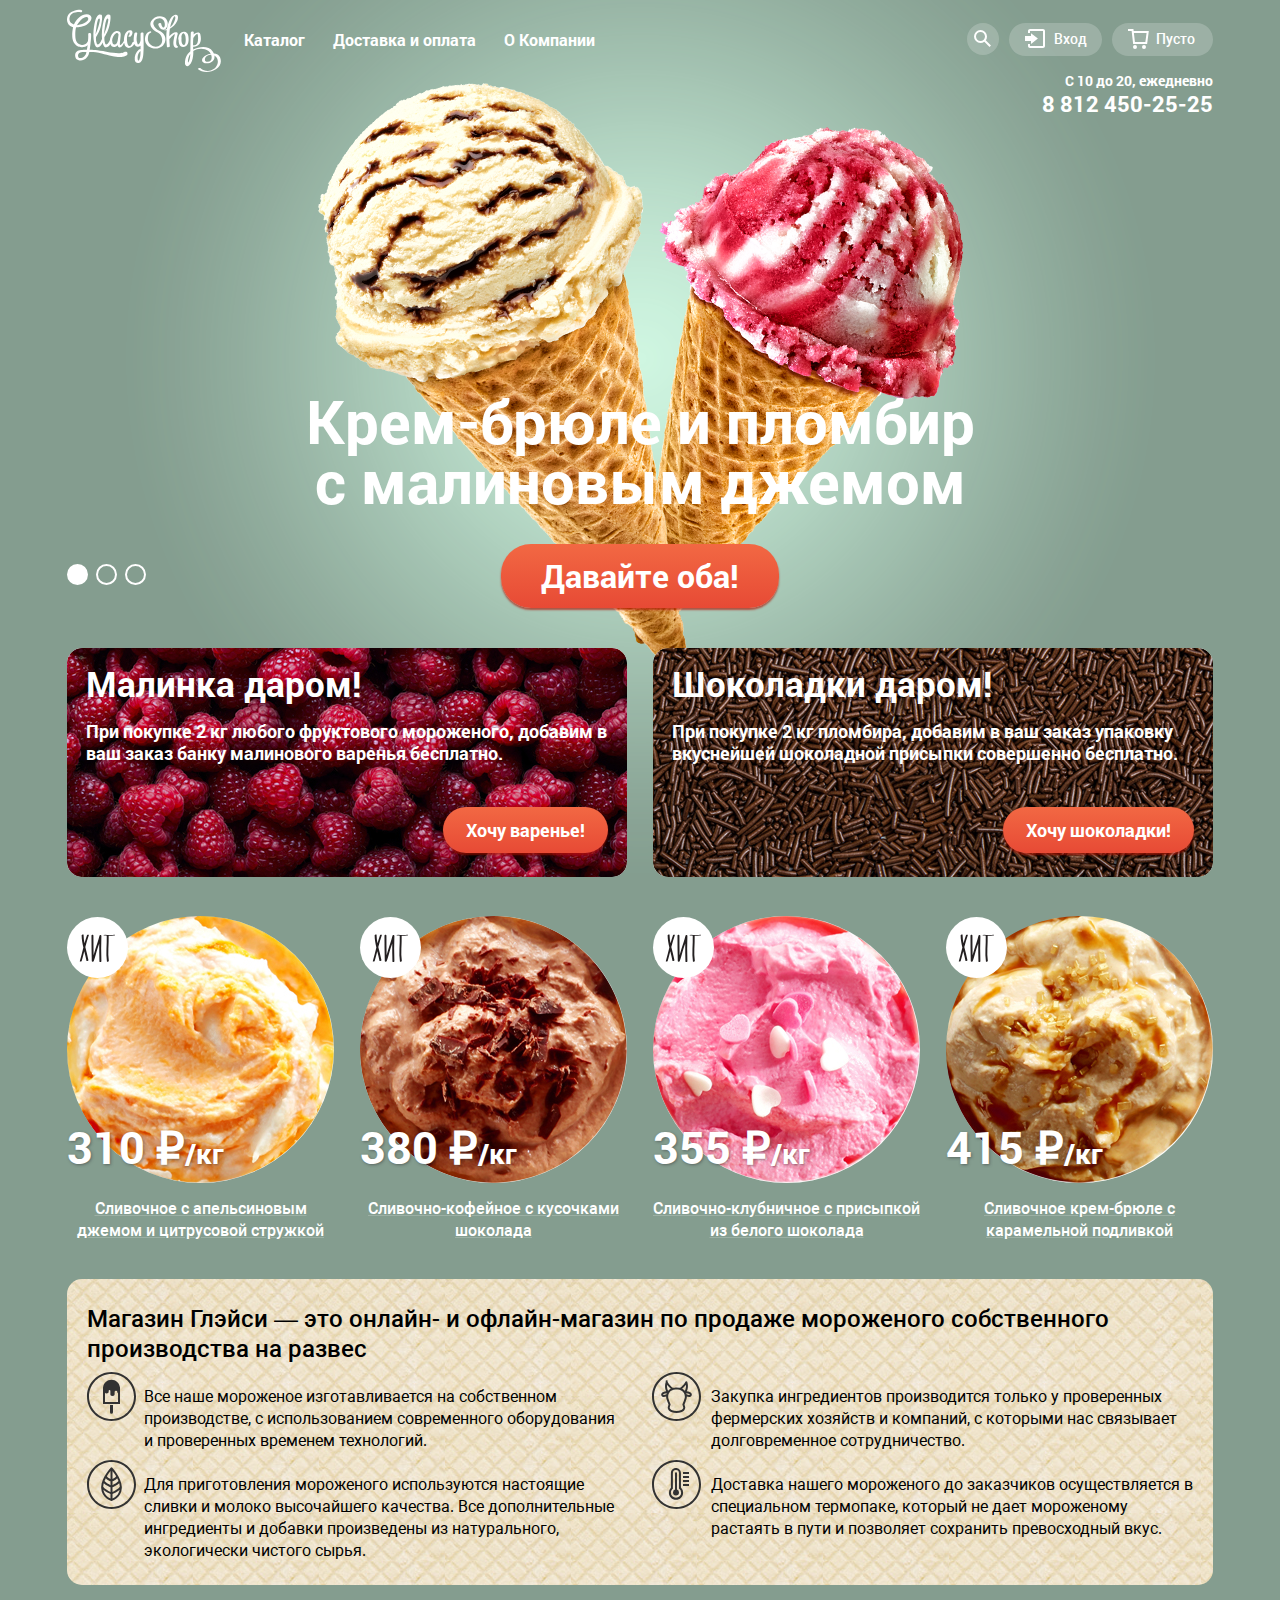
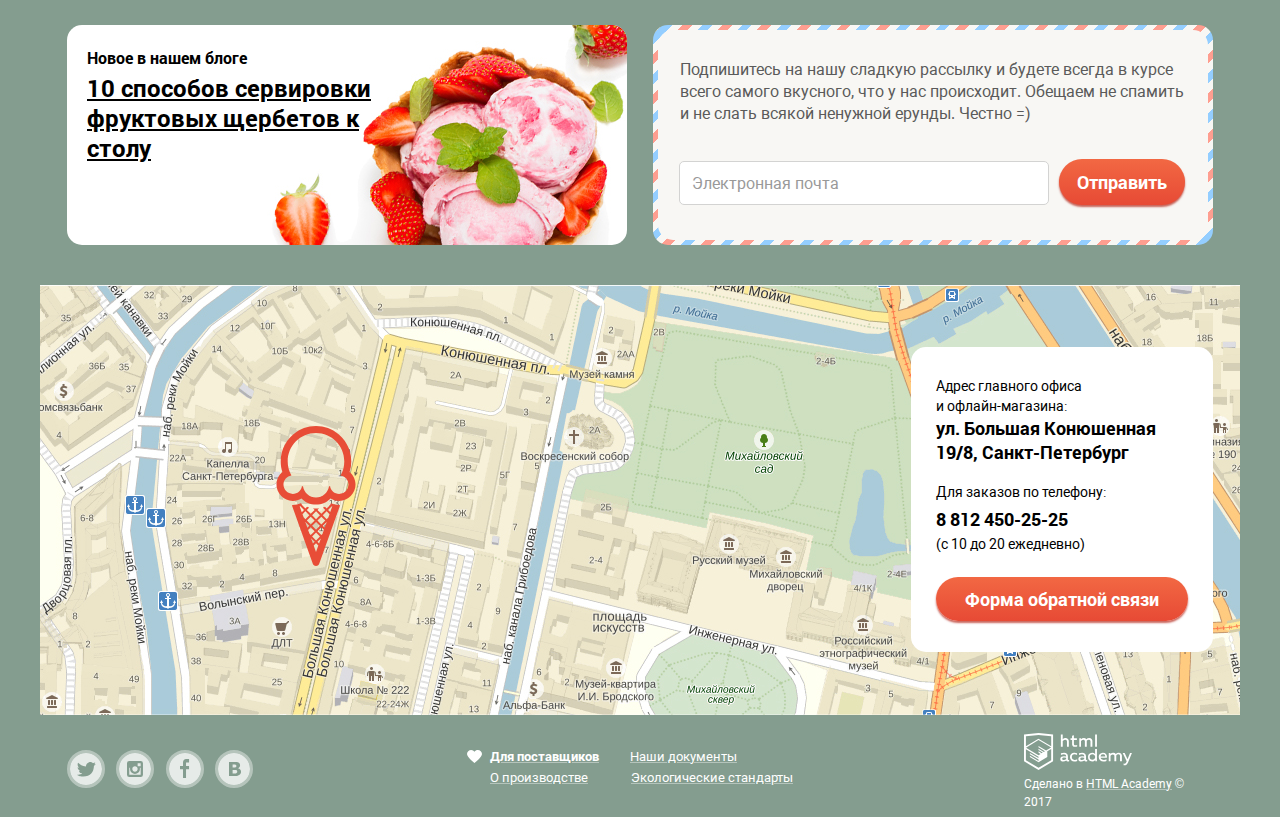
<file: index.html>
<!DOCTYPE html>
<html lang="ru">
	<head>
		<meta charset="utf-8">
		<title>Глейси</title>
		<link rel="stylesheet" href="css/style.css">
		<link rel="stylesheet" href="css/normalize.css">
	</head>
	<body>
		<input type="radio" class="visually-hidden" id="product-1" name="toggle" checked>
		<input type="radio" class="visually-hidden" id="product-2" name="toggle">
		<input type="radio" class="visually-hidden" id="product-3" name="toggle">
		<div class="site-wrapper">
			<header class="main-header container">
				<nav class="main-nav">
					<a href="#" class="main-header-logo">
						<img src="img/logo.svg" alt="Глейси" width="154" height="64">
					</a>
					<ul class="site-nav">
						<li class="site-nav-item"><a href="catalog.html">Каталог</a>
							<ul class="site-nav-sub">
								<li class="new-items"><a href="#">Новинки</a></li>
								<li><a href="catalog.html">Сливочное</a></li>
								<li><a href="#">Щербеты</a></li>
								<li><a href="#">Фруктовый лед</a></li>
								<li><a href="#">Мелорин</a></li>
							</ul>
						</li>
						<li class="site-nav-item"><a href="#">Доставка и оплата</a></li>
						<li class="site-nav-item"><a href="#">О Компании</a></li>
					</ul>
					<ul class="user-nav">
						<li class="user-nav-search">
							<a href="#" class="search-button">
								<svg xmlns="http://www.w3.org/2000/svg" xmlns:xlink="http://www.w3.org/1999/xlink" width="17" height="17" viewBox="0 0 17 17"><path fill="#fff" d="M16.958 15.527L11.75 10.32A6.455 6.455 0 0 0 13 6.5 6.5 6.5 0 1 0 6.5 13a6.465 6.465 0 0 0 3.839-1.263l5.205 5.204 1.414-1.414zM6.5 11C4.019 11 2 8.981 2 6.5S4.019 2 6.5 2 11 4.019 11 6.5 8.981 11 6.5 11z"/></svg>
							</a>
							<form class="search-form" action="https://echo.htmlacademy.ru" method="get">
								<input type="text" placeholder="Что ищем?" name="search" aria-label="Поиск по сайту">
								<button type="submit" class="visually-hidden">Поиск</button>
							</form>
						</li>
						<li class="user-nav-login">
							<a href="#">
								<svg xmlns="http://www.w3.org/2000/svg" xmlns:xlink="http://www.w3.org/1999/xlink" width="21" height="19" viewBox="0 0 21 19"><g fill="white"><path d="M6 14.875L12.917 9.5 6 4.125v2.917H-.042v4.917H6z"/><path d="M18 0H5C3.9 0 3 .9 3 2v2h2V2h13v15H5v-2H3v2c0 1.1.9 2 2 2h13c1.1 0 2-.9 2-2V2c0-1.1-.9-2-2-2z"/></g></svg>
								Вход
							</a>
							<form class="login-form" action="https://echo.htmlacademy.ru" method="post">
								<p class="appointment-item">
									<input type="email" name="email" placeholder="Электронная почта" aria-label="Введите адрес почты">
								</p>
								<p class="appointment-item">
									<input type="password" name="password" placeholder="Пароль" aria-label="Введите пароль">
								</p>
								<div class="wrapper-login">
									<button class="button button-login" type="submit">Войти</button>
									<div class="wrapper-login-links">
										<a href="#">Забыли пароль?</a>
										<a href="#">Новая регистрация</a>
									</div>
								</div>
							</form>
						</li>
						<li class="user-nav-basket">
							<a href="#">
								<svg xmlns="http://www.w3.org/2000/svg" xmlns:xlink="http://www.w3.org/1999/xlink" version="1.1" id="Layer_1" x="0px" y="0px" width="21px" height="20px" viewBox="0 0 21 20" enable-background="new 0 0 21 20" xml:space="preserve">
								<g>
									<path fill="#FFFFFF" d="M5.657,2.031L5.422,0H0v2h3.64l1.5,13h13.988l1.699-12.969H5.657z M17.372,13H6.922L5.888,4.031h12.66   L17.372,13z"/>
									<circle fill="#FFFFFF" cx="6.984" cy="18" r="2"/>
									<circle fill="#FFFFFF" cx="15.984" cy="18" r="2"/>
								</g>
								</svg>Пусто
							</a>
						</li>
					</ul>
				</nav>
				<section class="header-adress">
					<h2 class="visually-hidden">Время работы и адрес</h2>
					<p>С 10 до 20, ежедневно</p>
					<a href="tel:88124502525">8 812 450-25-25</a>
				</section>
			</header>
			
			<main>
				<h1 class="visually-hidden">Магазин мороженного Глейси</h1>
				<section class="slider container">
					<div class="slider-controls">
						<label for="product-1">Первый</label>
						<label for="product-2">Второй</label>
						<label for="product-3">Третий</label>
					</div>
					<ul class="slider-list">
						<li class="slider-item slide" id="slide1">
							<h2 class="slide-title">Крем-брюле и пломбир с малиновым джемом</h2>
							<a href="#" class="slide-button button">Давайте оба!</a>
						</li>
						<li class="slider-item slide" id="slide2">
							<h2 class="slide-title">Шоколадный пломбир и лимонный сорбет</h2>
							<a href="#" class="slide-button button">Давайте оба!</a>
						</li>
						<li class="slider-item slide" id="slide3">
							<h2 class="slide-title">Пломбир с помадкой и клубничный щербет</h2>
							<a href="#" class="slide-button button">Давайте оба!</a>
						</li>
					</ul>
				</section>

				<section class="specials container">
					<h2 class="visually-hidden">Специальные предложения</h2>
					<div class="specials-product raspberries">
						<b>Малинка даром!</b>
						<p>При покупке 2 кг любого фруктового мороженого, добавим в ваш заказ банку малинового варенья бесплатно.</p>
						<a href="#" class="button">Хочу варенье!</a>
					</div>
					<div class="specials-product chocolate">
						<b>Шоколадки даром!</b>
						<p>При покупке 2 кг пломбира, добавим в ваш заказ упаковку вкуснейшей шоколадной присыпки совершенно бесплатно.</p>
						<a href="#" class="button">Хочу шоколадки!</a>
					</div>
				</section>

				<section class="popular container">
					<h2 class="visually-hidden">Популярные товары</h2>
					<ul class="popular-list">
						<li class="popular-item new-item">
							<p class="item-image">
								<img src="img/popular-1.jpg" alt="Товар1" width="267" height="267">
							</p>
							<p class="item-price">310 ₽<span>/кг</span></p>	
							<a href="#" class="item-title">Сливочное с апельсиновым джемом и цитрусовой стружкой</a>
							<button class="button button-item">Быстрый просмотр</button>
						</li>
						<li class="popular-item new-item">
							<p class="item-image">
								<img src="img/popular-2.jpg" alt="Товар2" width="267" height="267">
							</p>
							<p class="item-price">380 ₽<span>/кг</span></p>
							<a href="#" class="item-title">Сливочно-кофейное с кусочками шоколада</a>
							<button class="button button-item">Быстрый просмотр</button>		
						</li>
						<li class="popular-item new-item">
							<p class="item-image">
								<img src="img/popular-3.jpg" alt="Товар3" width="267" height="267">
							</p>
							<p class="item-price">355 ₽<span>/кг</span></p>
							<a href="#" class="item-title">Сливочно-клубничное с присыпкой из белого шоколада</a>
							<button class="button button-item">Быстрый просмотр</button>
						</li>
						<li class="popular-item new-item">
							<p class="item-image">
								<img src="img/popular-4.jpg" alt="Товар4" width="267" height="267">
							</p>
							<p class="item-price">415 ₽<span>/кг</span></p>
							<a href="#" class="item-title">Сливочное крем-брюле с карамельной подливкой</a>
							<button class="button button-item">Быстрый просмотр</button>	
						</li>
					</ul>
				</section>
				
				<div class="container">	
					<section class="features">
						<h2 class="visually-hidden">Преимущества магазина</h2>
						<h3 class="features-title">Магазин Глэйси — это онлайн- и офлайн-магазин по продаже мороженого собственного производства на развес</h3>
						<div class="wrapper-features-top">
							<p class="features-description ice-cream">Все наше мороженое изготавливается на собственном производстве, с использованием современного оборудования и проверенных временем технологий.</p>
							<p class="features-description ingredients">Закупка ингредиентов  производится только у проверенных фермерских хозяйств и компаний, с которыми нас связывает долговременное сотрудничество.</p>
						</div>
						<div class="wrapper-features-bottom">
							<p class="features-description milk">Для приготовления мороженого используются настоящие сливки и молоко высочайшего качества. Все дополнительные ингредиенты и добавки произведены из натурального, экологически чистого сырья.</p>
							<p class="features-description delivery">Доставка нашего мороженого до заказчиков осуществляется в специальном термопаке, который не дает мороженому растаять в пути и позволяет сохранить превосходный вкус.</p>
						</div>
					</section>
				</div>

				<section class="wrapper-articles container">
					<h2 class="visually-hidden">Артикли</h2>
					<article class="blog">
						<h2 class="visually-hidden">Блог</h2>
						<p>Новое в нашем блоге</p>
						<a href="#">10 способов сервировки фруктовых щербетов к столу</a>
					</article>
					<div class="subscribe-block">
						<form class="mailing-list" action="https://echo.htmlacademy.ru" method="post">
							<p class="subscribe-text">Подпишитесь на нашу сладкую рассылку и будете всегда в курсе всего самого вкусного, что у нас происходит. Обещаем не спамить и не слать всякой ненужной ерунды. Честно =)</p>
							<div class="wrapper-subscribe">
								<p class="appointment-item">
									<input class="subsctibe-input" type="email" name="email" placeholder="Электронная почта">
								</p>
								<button type="submit" class="button button-subscribe">Отправить</button>
							</div>
						</form>
					</div>
				</section>

				<section class="map container">
					<h2 class="visually-hidden">Как до нас добраться</h2>
					<iframe src="https://www.google.com/maps/embed?pb=!1m18!1m12!1m3!1d1998.6037872533216!2d30.32085871635206!3d59.93871648187625!2m3!1f0!2f0!3f0!3m2!1i1024!2i768!4f13.1!3m3!1m2!1s0x4696310fca145cc1%3A0x42b32648d8238007!2z0JHQvtC70YzRiNCw0Y8g0JrQvtC90Y7RiNC10L3QvdCw0Y8g0YPQuy4sIDE5LzgsINCh0LDQvdC60YIt0J_QtdGC0LXRgNCx0YPRgNCzLCAxOTExODY!5e0!3m2!1sru!2sru!4v1546704658918" width="1200" height="430" style="border:0" allowfullscreen></iframe>
					<p>
						<img src="img/map.jpg" alt="Ул. Большая Конюшенная 19/8" width="1200" height="430">
					</p>
					<div class="contacts">
						<span class="contacts-description">Адрес главного офиса и офлайн-магазина:</span>
						<b class="contacts-adress">ул. Большая Конюшенная 19/8, Санкт-Петербург</b>
						<span class="contacts-phone">Для заказов по телефону:</span>
						<a class="contacts-number" href="”tel:8-812-450-25-25″">8 812 450-25-25</a>
						<span class="contacts-time">(с 10 до 20 ежедневно) </span>
						<a class="button contacts-button" href="wtiteus.html">Форма обратной связи</a>
					</div>
				</section>
			</main>

			<footer class="main-footer container">
				<ul class="socials">
					<li><a href="#" class="social-btn social-btn-tw" aria-label="Мы в твиттере">
						<svg xmlns="http://www.w3.org/2000/svg" width="32" height="32" viewBox="0 0 32 32"><path fill="#FFF" d="M16 0C7.164 0 0 7.164 0 16c0 8.837 7.164 16 16 16 8.837 0 16-7.163 16-16 0-8.836-7.163-16-16-16zm7.944 12.809c-.251 6.516-3.463 10.832-10.992 10.702h-.486c-.447 0-4.543-.443-5.344-1.823 2.479.19 4.247-.406 5.12-1.136-1.048-.289-2.923-.461-3.251-2.848.384.104.618.221 1.299.113-1.307-.824-2.758-1.519-2.679-3.643.311.317 1.164.518 1.46.457-.768-.233-2.149-3.244-.974-4.781 1.984 1.79 4.075 3.482 7.804 3.643.227-2.214 1.24-3.699 3.168-4.325 1.84-.479 3.255.26 3.901 1.138.737-.224 1.453-.466 2.193-.685-.004.833-.569 1.463-.935 1.709.747.165 1.423-.475 1.423-.475-.184.963-1.094 1.725-1.707 1.954z"/></svg>
					</a></li>
					<li><a href="#" class="social-btn social-btn-inst" aria-label="Мы в инсте">
						<svg xmlns="http://www.w3.org/2000/svg" width="32" height="32" viewBox="0 0 32 32"><g fill="#FFF"><path d="M20.916 16a4.938 4.938 0 1 1-9.877 0c0-.394.051-.773.138-1.14h-.897v6.838h11.396V14.86h-.897c.086.367.137.746.137 1.14z"/><path d="M15.978 18.659c1.466 0 2.659-1.193 2.659-2.659s-1.193-2.659-2.659-2.659c-1.466 0-2.659 1.193-2.659 2.659s1.192 2.659 2.659 2.659zM18.637 10.302h3.039v3.039h-3.039z"/><path d="M16 0C7.164 0 0 7.164 0 16c0 8.837 7.164 16 16 16 8.837 0 16-7.163 16-16 0-8.836-7.163-16-16-16zm7.955 21.698a2.285 2.285 0 0 1-2.279 2.279H10.279A2.285 2.285 0 0 1 8 21.698V10.302a2.286 2.286 0 0 1 2.279-2.279h11.396a2.286 2.286 0 0 1 2.279 2.279v11.396z"/></g></svg>
					</a></li>
					<li><a href="#" class="social-btn social-btn-fb" aria-label="Мы в фейсбуку">
						<svg xmlns="http://www.w3.org/2000/svg" width="32" height="32" viewBox="0 0 32 32"><path fill="#FFF" d="M16 0C7.164 0 0 7.163 0 16s7.164 16 16 16c8.837 0 16-7.164 16-16S24.837 0 16 0zm4.062 9.455h-3.021v3.444h3.021v3.445h-3.021v8.61H14.02v-8.61H11v-3.445h3.021V9.455c0-1.902 1.353-3.445 3.021-3.445h3.021v3.445z"/></svg>
					</a></li>
					<li><a href="#" class="social-btn social-btn-vk" aria-label="Мы во вконтакте">
						<svg xmlns="http://www.w3.org/2000/svg" width="32" height="32" viewBox="0 0 32 32"><g fill="#FFF"><path d="M16.637 14.495c.402-.019.719-.082.951-.188.326-.145.54-.33.641-.559.101-.229.15-.496.15-.797 0-.232-.058-.465-.174-.697-.116-.232-.322-.405-.617-.517-.264-.1-.592-.155-.984-.165a76.242 76.242 0 0 0-1.652-.014h-.339v2.965h.565c.571 0 1.057-.009 1.459-.028zM18.118 17.084c-.282-.081-.672-.125-1.166-.132a127.97 127.97 0 0 0-1.55-.009h-.79v3.493h.264c1.014 0 1.74-.003 2.18-.009a3.2 3.2 0 0 0 1.212-.245c.377-.157.633-.364.774-.625s.214-.562.214-.9c0-.446-.088-.788-.261-1.03-.17-.241-.464-.423-.877-.543z"/><path d="M16 0C7.164 0 0 7.164 0 16c0 8.837 7.164 16 16 16 8.837 0 16-7.163 16-16 0-8.836-7.163-16-16-16zm6.602 20.531a3.73 3.73 0 0 1-1.124 1.327c-.552.415-1.161.71-1.823.886s-1.501.264-2.519.264h-6.121V8.987h5.443c1.13 0 1.957.038 2.48.113a5.126 5.126 0 0 1 1.561.5c.533.27.929.632 1.189 1.087.26.455.392.975.392 1.558 0 .678-.179 1.278-.536 1.795-.358.518-.863.92-1.517 1.208v.075c.917.182 1.642.559 2.179 1.13.537.571.807 1.325.807 2.261 0 .678-.138 1.283-.411 1.817z"/></g></svg>
					</a></li>
				</ul>
				
				<ul class="main-footer-about">
					<li><a href="#" class="about-shipper">Для поставщиков</a></li>
					<li><a href="#" class="documents">Наши документы</a></li>
					<li class="factory"><a href="#">О производстве</a></li>
					<li class="eco"><a href="#">Экологические стандарты</a></li>
				</ul>

				<p class="main-footer-copyright">
					<a href="https://htmlacademy.ru/intensive/htmlcss"><img src="img/logo-htmlacademy.svg" width="108" height="39" alt="Профессиональный онлайн‑курс HTML и CSS, уровень 1"></a>
					<span>Сделано в <a href="https://htmlacademy.ru">HTML Academy</a> © 2017</span>
				</p>
			</footer>

			<section class="modal-form">
				<h2 class="visually-hidden">Заполните форму обратной связи</h2>
				<b>Мы обязательно вам ответим!</b>
				<form class="appointment-form" action="https://echo.htmlacademy.ru" method="post">
					<p>
						<input type="text" placeholder="Как вас зовут?" name="name" aria-label="Введите имя">
					</p>
					<p>
						<input type="email" placeholder="Ваша почта для ответа?" name="email" aria-label="Введите почту">
					</p>
					<p>
						<textarea name="letter" placeholder="Напишите что-нибудь..." aria-label="Введите что нибудь"></textarea>
					</p>
					<button type="submit" class="button form-button">Отправить</button>
					<button class="modal-close" type="button" aria-label="Закрыть форму">Закрыть</button>
				</form>
			</section>
		</div>

		<script src="js/script-min.js"></script>
	</body>
</html>
</file>
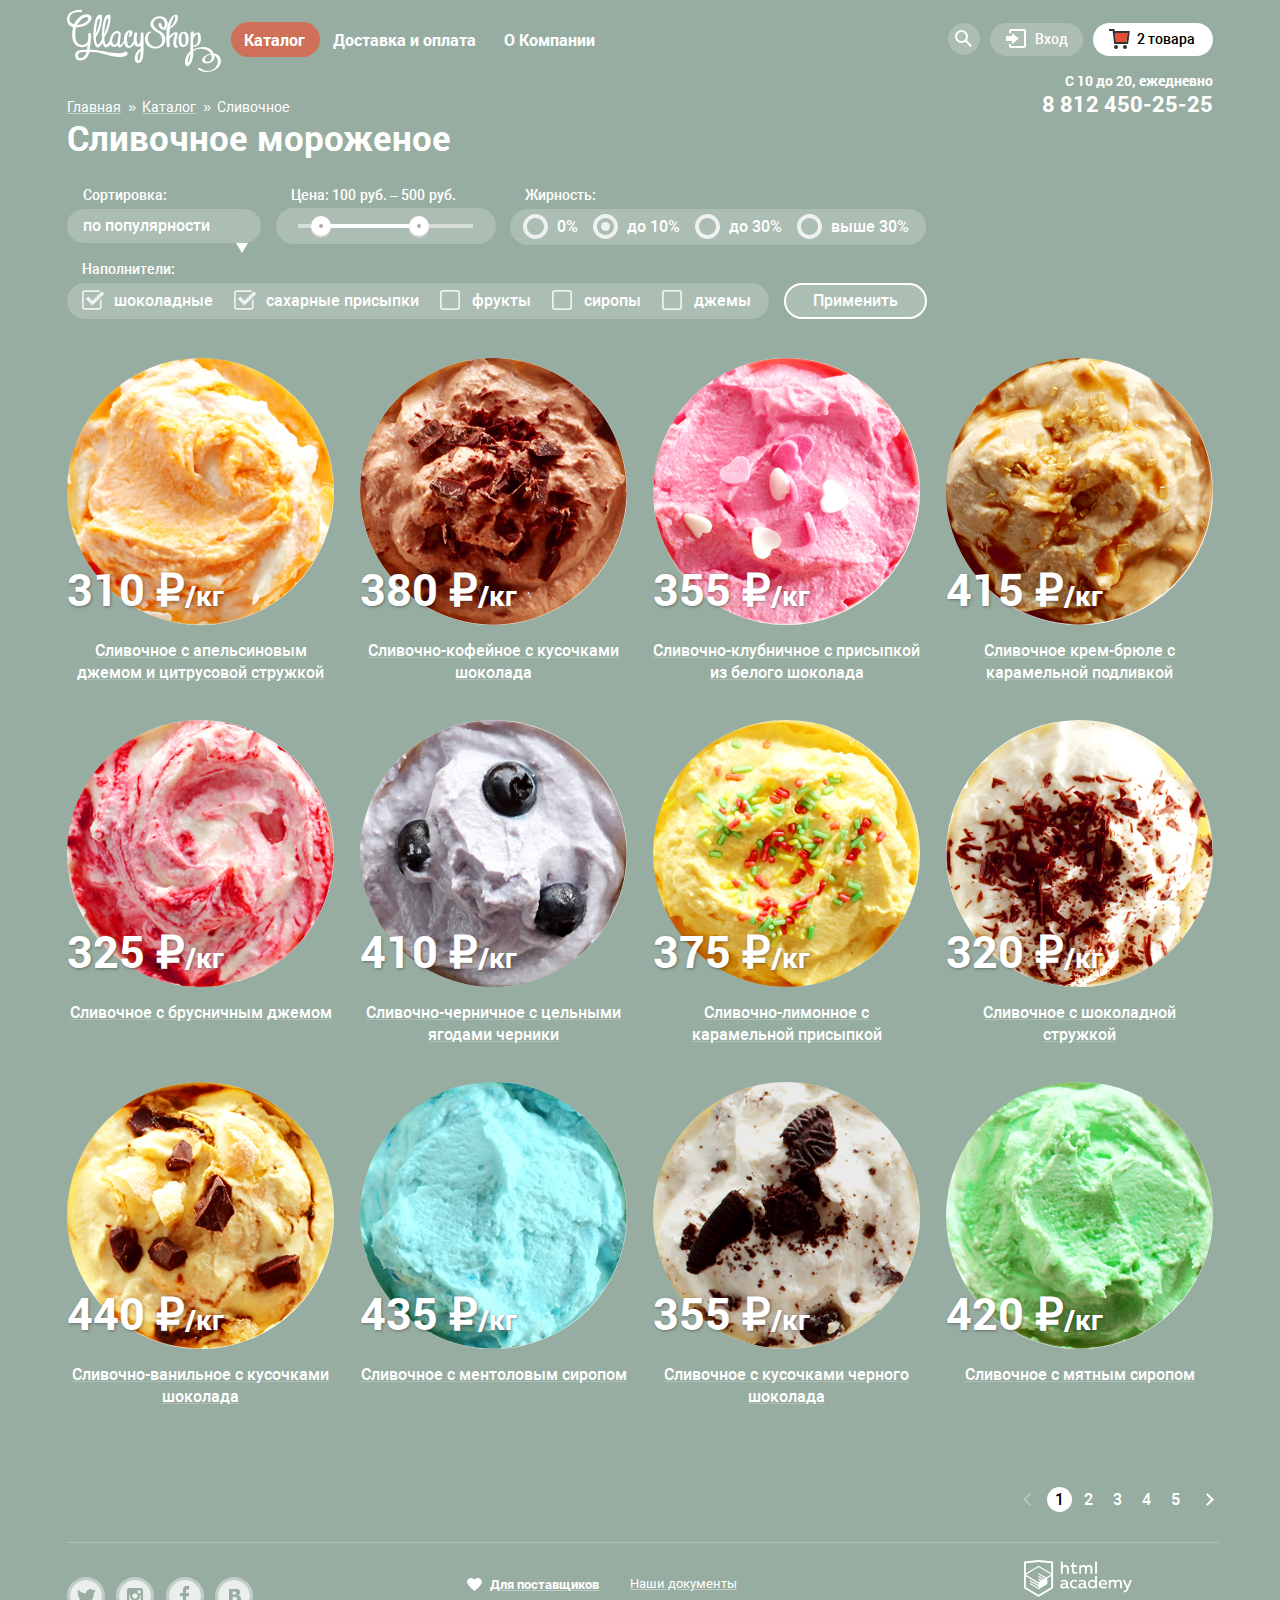
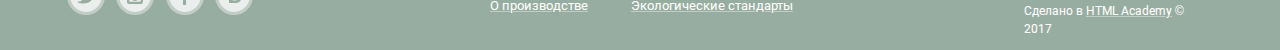
<file: catalog.html>
<!DOCTYPE html>
<html lang="ru">
	<head>
		<meta charset="utf-8">
		<title>Глейси</title>
		<link rel="stylesheet" href="css/style.css">
		<link rel="stylesheet" href="css/normalize.css">
	</head>
	<body>
		<div class="catalog-wrapper">
			<header class="main-header container">
				<nav class="main-nav">
					<a href="index.html" class="main-header-logo">
						<img src="img/logo.svg" alt="Глейси" width="154" height="64">
					</a>
					<ul class="site-nav">
						<li class="site-nav-item current"><a href="#">Каталог</a>
							<ul class="site-nav-sub">
								<li class="new-items"><a href="#">Новинки</a></li>
								<li><a href="#">Сливочное</a></li>
								<li><a href="#">Щербеты</a></li>
								<li><a href="#">Фруктовый лед</a></li>
								<li><a href="#">Мелорин</a></li>
							</ul>
						</li>
						<li class="site-nav-item"><a href="#">Доставка и оплата</a></li>
						<li class="site-nav-item"><a href="#">О Компании</a></li>
					</ul>
					<ul class="user-nav">
						<li class="user-nav-search">
							<a href="#" class="search-button">
								<svg xmlns="http://www.w3.org/2000/svg" xmlns:xlink="http://www.w3.org/1999/xlink" width="17" height="17" viewBox="0 0 17 17"><path fill="#fff" d="M16.958 15.527L11.75 10.32A6.455 6.455 0 0 0 13 6.5 6.5 6.5 0 1 0 6.5 13a6.465 6.465 0 0 0 3.839-1.263l5.205 5.204 1.414-1.414zM6.5 11C4.019 11 2 8.981 2 6.5S4.019 2 6.5 2 11 4.019 11 6.5 8.981 11 6.5 11z"/></svg>
							</a>
							<form class="search-form" action="https://echo.htmlacademy.ru" method="get">
								<input type="text" placeholder="Что ищем?" name="search" aria-label="Поиск по сайту">
								<button type="submit" class="visually-hidden">Поиск</button>
							</form>
						</li>
						<li class="user-nav-login">
							<a href="#">
								<svg xmlns="http://www.w3.org/2000/svg" xmlns:xlink="http://www.w3.org/1999/xlink" width="21" height="19" viewBox="0 0 21 19"><g fill="white"><path d="M6 14.875L12.917 9.5 6 4.125v2.917H-.042v4.917H6z"/><path d="M18 0H5C3.9 0 3 .9 3 2v2h2V2h13v15H5v-2H3v2c0 1.1.9 2 2 2h13c1.1 0 2-.9 2-2V2c0-1.1-.9-2-2-2z"/></g></svg>
								Вход
							</a>
							<form class="login-form" action="https://echo.htmlacademy.ru" method="post">
								<p class="appointment-item">
									<input type="email" name="email" placeholder="Электронная почта" aria-label="Введите адрес почты">
								</p>
								<p class="appointment-item">
									<input type="password" name="password" placeholder="Пароль" aria-label="Введите пароль">
								</p>
								<div class="wrapper-login">
									<button class="button button-login" type="submit">Войти</button>
									<div class="wrapper-login-links">
										<a href="#">Забыли пароль?</a>
										<a href="#">Новая регистрация</a>
									</div>
								</div>
							</form>
						</li>
						<li class="user-nav-basket basket-active">
							<a href="#">
								<svg xmlns="http://www.w3.org/2000/svg" width="21" height="20" viewBox="0 0 21 20">
									<path fill="#E84D37" d="M5.888 4.031L6.922 13h10.45l1.176-8.969z"/>
									<circle fill="#343434" cx="6.984" cy="18" r="2"/>
									<circle fill="#343434" cx="15.984" cy="18" r="2"/>
									<path fill="#343434" d="M5.657 2.031L5.422 0H0v2h3.64l1.5 13h13.988l1.699-12.969H5.657zM17.372 13H6.922L5.888 4.031h12.66L17.372 13z"/></svg>
								2 товара
							</a>
							<div class="basket-catalog">
								<ul class="basket-list">
									<li><button class="basket-list__close" type="button"></button></li>
									<li class="basket-image"><img src="img/basket1.jpg" alt="Товар1" width="33" height="33"></li>
									<li class="basket-description">Пломбир с апельсиновым джемом</li>
									<li class="basket-count">1,5 кг х <span>200 руб.</span></li>
									<li class="basket-price">300 руб.</li>
								</ul>
								<ul class="basket-list">
									<li><button class="basket-list__close" type="button"></button></li>
									<li class="basket-image"><img src="img/basket2.jpg" alt="Товар1" width="33" height="33"></li>
									<li class="basket-description">Клубничный пломбир с присыпкой  из белого шоколада</li>
									<li class="basket-count">1,5 кг х <span>300 руб.</span></li>
									<li class="basket-price">450 руб.</li>
								</ul>
								<b class="total-price">Итого: 750 руб.</b>
								<a href="#" class="button basket-button">Оформить заказ</a>
							</div>
						</li>
					</ul>
				</nav>
			</header>

			<main class="container main-catalog">
				<section class="breadcrumbs-adress">
					<ul class="breadcrumbs-list">
						<li><a href="#">Главная</a></li>
						<li><a href="#">Каталог</a></li>
						<li><a>Сливочное</a></li>
					</ul>
					<div class="wrapper-adress">
						<h2 class="visually-hidden">Время работы и адрес</h2>
						<p>С 10 до 20, ежедневно</p>
						<a href="tel:88124502525">8 812 450-25-25</a>
					</div>
				</section>
				<h1 class="catalog-title">Сливочное мороженое</h1>

				<section class="filters">
					<h2 class="visually-hidden">Фильтр товаров</h2>
					<form method="post" class="filter" action="https://echo.htmlacademy.ru">
						<fieldset class="sort-field">
							<legend class="sort-legend">Сортировка:</legend>
							<select name="sort" class="sort">
								<option value="popularity">по популярности</option>
								<option value="unexpensive">сначала недорогие</option>
								<option value="expensive">сначала дорогие</option>
								<option value="fat">по жирности</option>
							</select>
						</fieldset>
						<fieldset class="filter-item">
							<legend class="visually-hidden">Стоимость</legend>
							<div class="price-controls">
								<label class="min-price">Цена: <input type="text" name="min-price" value="100"> руб. – </label>
								<label class="max-price"><input type="text" name="max-price" value="500"> руб.</label>
							</div>
							<div class="range-controls">
								<div class="scale">
									<div class="bar"></div>
										<div class="toggle toggle-min"></div>
										<div class="toggle toggle-max"></div>
								</div>
							</div>
						</fieldset>
						<fieldset class="filter-fatness">
							<legend class="fatness-legend">Жирность:</legend>
							<ul class="fatness-list">
								<li class="filter-option">
									<input type="radio" class="visually-hidden filter-input filter-input-radio" name="choice" value="0" id="input-one">
									<label for="input-one">0%</label>
								</li>
								<li class="filter-option">
									<input type="radio" class="visually-hidden filter-input filter-input-radio" name="choice" value="10" id="input-two" checked>
									<label for="input-two">до 10%</label>
								</li>
								<li class="filter-option">
									<input type="radio" class="visually-hidden filter-input filter-input-radio" name="choice" value="30" id="input-three">
									<label for="input-three">до 30%</label>
								</li>
								<li class="filter-option">
									<input type="radio" class="visually-hidden filter-input filter-input-radio" name="choice" value="more 30" id="input-four">
									<label for="input-four">выше 30%</label>
								</li>																								
							</ul>
						</fieldset>
						<fieldset class="filter-substance">
							<legend class="substance-legend">Наполнители:</legend>
							<ul class="substance-list">
								<li class="filter-option">
									<input type="checkbox" class="visually-hidden filter-input filter-input-checkbox" id="checkbox-one" name="chocolate" checked>
									<label for="checkbox-one">шоколадные</label>
								</li>
								<li class="filter-option">
									<input type="checkbox" class="visually-hidden filter-input filter-input-checkbox" id="checkbox-two" name="sugar" checked>
									<label for="checkbox-two">сахарные присыпки</label>
								</li>
								<li class="filter-option">
									<input type="checkbox" class="visually-hidden filter-input filter-input-checkbox" id="checkbox-three" name="fruits">
									<label for="checkbox-three">фрукты</label>
								</li>
								<li class="filter-option">
									<input type="checkbox" class="visually-hidden filter-input filter-input-checkbox" id="checkbox-four" name="sirops">
									<label for="checkbox-four">сиропы</label>
								</li>
								<li class="filter-option">
									<input type="checkbox" class="visually-hidden filter-input filter-input-checkbox" id="checkbox-five" name="djems">
									<label for="checkbox-five">джемы</label>
								</li>		
							</ul>
						</fieldset>
						<button class="button-filter" type="submit">Применить</button>
					</form>
				</section>
				
				<section class="catalog">
					<h2 class="visually-hidden">Каталог</h2>
					<ul class="catalog-list">
						<li class="catalog-item">
							<p class="item-image">
								<img src="img/popular-1.jpg" alt="Товар1" width="267" height="267">
							</p>
							<p class="item-price">310 ₽<span>/кг</span></p>	
							<a href="#" class="item-title">Сливочное с апельсиновым джемом и цитрусовой стружкой</a>
							<button class="button button-item">Быстрый просмотр</button>
						</li>
						<li class="catalog-item">
							<p class="item-image">
								<img src="img/popular-2.jpg" alt="Товар2" width="267" height="267">
							</p>
							<p class="item-price">380 ₽<span>/кг</span></p>
							<a href="#" class="item-title">Сливочно-кофейное с кусочками шоколада</a>
							<button class="button button-item">Быстрый просмотр</button>		
						</li>
						<li class="catalog-item">
							<p class="item-image">
								<img src="img/popular-3.jpg" alt="Товар3" width="267" height="267">
							</p>
							<p class="item-price">355 ₽<span>/кг</span></p>
							<a href="#" class="item-title">Сливочно-клубничное с присыпкой из белого шоколада</a>
							<button class="button button-item">Быстрый просмотр</button>
						</li>
						<li class="catalog-item">
							<p class="item-image">
								<img src="img/popular-4.jpg" alt="Товар4" width="267" height="267">
							</p>
							<p class="item-price">415 ₽<span>/кг</span></p>
							<a href="#" class="item-title">Сливочное крем-брюле с карамельной подливкой</a>
							<button class="button button-item">Быстрый просмотр</button>	
						</li>
						<li class="catalog-item">
							<p class="item-image">
								<img src="img/1.jpg" alt="Товар5" width="267" height="267">
							</p>
							<p class="item-price">325 ₽<span>/кг</span></p>	
							<a href="#" class="item-title">Сливочное с брусничным джемом</a>
							<button class="button button-item">Быстрый просмотр</button>
						</li>
						<li class="catalog-item">
							<p class="item-image">
								<img src="img/2.jpg" alt="Товар6" width="267" height="267">
							</p>
							<p class="item-price">410 ₽<span>/кг</span></p>
							<a href="#" class="item-title">Сливочно-черничное с цельными ягодами черники</a>
							<button class="button button-item">Быстрый просмотр</button>		
						</li>
						<li class="catalog-item">
							<p class="item-image">
								<img src="img/3.jpg" alt="Товар7" width="267" height="267">
							</p>
							<p class="item-price">375 ₽<span>/кг</span></p>
							<a href="#" class="item-title">Сливочно-лимонное с карамельной присыпкой</a>
							<button class="button button-item">Быстрый просмотр</button>
						</li>
						<li class="catalog-item">
							<p class="item-image">
								<img src="img/4.jpg" alt="Товар8" width="267" height="267">
							</p>
							<p class="item-price">320 ₽<span>/кг</span></p>
							<a href="#" class="item-title">Сливочное с шоколадной стружкой</a>
							<button class="button button-item">Быстрый просмотр</button>	
						</li>
						<li class="catalog-item">
							<p class="item-image">
								<img src="img/1-1.jpg" alt="Товар9" width="267" height="267">
							</p>
							<p class="item-price">440 ₽<span>/кг</span></p>	
							<a href="#" class="item-title">Сливочно-ванильное с кусочками шоколада</a>
							<button class="button button-item">Быстрый просмотр</button>
						</li>
						<li class="catalog-item">
							<p class="item-image">
								<img src="img/2-1.jpg" alt="Товар10" width="267" height="267">
							</p>
							<p class="item-price">435 ₽<span>/кг</span></p>
							<a href="#" class="item-title">Сливочноe с ментоловым сиропом</a>
							<button class="button button-item">Быстрый просмотр</button>		
						</li>
						<li class="catalog-item">
							<p class="item-image">
								<img src="img/3-1.jpg" alt="Товар11" width="267" height="267">
							</p>
							<p class="item-price">355 ₽<span>/кг</span></p>
							<a href="#" class="item-title">Сливочное с кусочками черного шоколада</a>
							<button class="button button-item">Быстрый просмотр</button>
						</li>
						<li class="catalog-item">
							<p class="item-image">
								<img src="img/4-1.jpg" alt="Товар12" width="267" height="267">
							</p>
							<p class="item-price">420 ₽<span>/кг</span></p>
							<a href="#" class="item-title">Сливочное с мятным сиропом</a>
							<button class="button button-item">Быстрый просмотр</button>	
						</li>
					</ul>
				</section>

				<section class="pagination">
					<h2 class="visually-hidden">Пагинация</h2>
					<ul class="pagination-list">
						<li class="pagination-item pagination-back"><a></a></li>
						<li class="pagination-numbers">
							<ul>
								<li class="pagination-item"><a class="pagination-current">1</a></li>
								<li class="pagination-item"><a href="#">2</a></li>
								<li class="pagination-item"><a href="#">3</a></li>
								<li class="pagination-item"><a href="#">4</a></li>
								<li class="pagination-item"><a href="#">5</a></li>
							</ul>
						</li>
						<li class="pagination-item pagination-forward"><a href="#"></a></li>
					</ul>
				</section>
			</main>

			<footer class="main-footer main-footer-catalog container">
				<ul class="socials">
					<li><a href="#" class="social-btn social-btn-tw" aria-label="Мы в твиттере">
						<svg xmlns="http://www.w3.org/2000/svg" width="32" height="32" viewBox="0 0 32 32"><path fill="#FFF" d="M16 0C7.164 0 0 7.164 0 16c0 8.837 7.164 16 16 16 8.837 0 16-7.163 16-16 0-8.836-7.163-16-16-16zm7.944 12.809c-.251 6.516-3.463 10.832-10.992 10.702h-.486c-.447 0-4.543-.443-5.344-1.823 2.479.19 4.247-.406 5.12-1.136-1.048-.289-2.923-.461-3.251-2.848.384.104.618.221 1.299.113-1.307-.824-2.758-1.519-2.679-3.643.311.317 1.164.518 1.46.457-.768-.233-2.149-3.244-.974-4.781 1.984 1.79 4.075 3.482 7.804 3.643.227-2.214 1.24-3.699 3.168-4.325 1.84-.479 3.255.26 3.901 1.138.737-.224 1.453-.466 2.193-.685-.004.833-.569 1.463-.935 1.709.747.165 1.423-.475 1.423-.475-.184.963-1.094 1.725-1.707 1.954z"/></svg>
					</a></li>
					<li><a href="#" class="social-btn social-btn-inst" aria-label="Мы в инсте">
						<svg xmlns="http://www.w3.org/2000/svg" width="32" height="32" viewBox="0 0 32 32"><g fill="#FFF"><path d="M20.916 16a4.938 4.938 0 1 1-9.877 0c0-.394.051-.773.138-1.14h-.897v6.838h11.396V14.86h-.897c.086.367.137.746.137 1.14z"/><path d="M15.978 18.659c1.466 0 2.659-1.193 2.659-2.659s-1.193-2.659-2.659-2.659c-1.466 0-2.659 1.193-2.659 2.659s1.192 2.659 2.659 2.659zM18.637 10.302h3.039v3.039h-3.039z"/><path d="M16 0C7.164 0 0 7.164 0 16c0 8.837 7.164 16 16 16 8.837 0 16-7.163 16-16 0-8.836-7.163-16-16-16zm7.955 21.698a2.285 2.285 0 0 1-2.279 2.279H10.279A2.285 2.285 0 0 1 8 21.698V10.302a2.286 2.286 0 0 1 2.279-2.279h11.396a2.286 2.286 0 0 1 2.279 2.279v11.396z"/></g></svg>
					</a></li>
					<li><a href="#" class="social-btn social-btn-fb" aria-label="Мы в фейсбуку">
						<svg xmlns="http://www.w3.org/2000/svg" width="32" height="32" viewBox="0 0 32 32"><path fill="#FFF" d="M16 0C7.164 0 0 7.163 0 16s7.164 16 16 16c8.837 0 16-7.164 16-16S24.837 0 16 0zm4.062 9.455h-3.021v3.444h3.021v3.445h-3.021v8.61H14.02v-8.61H11v-3.445h3.021V9.455c0-1.902 1.353-3.445 3.021-3.445h3.021v3.445z"/></svg>
					</a></li>
					<li><a href="#" class="social-btn social-btn-vk" aria-label="Мы во вконтакте">
						<svg xmlns="http://www.w3.org/2000/svg" width="32" height="32" viewBox="0 0 32 32"><g fill="#FFF"><path d="M16.637 14.495c.402-.019.719-.082.951-.188.326-.145.54-.33.641-.559.101-.229.15-.496.15-.797 0-.232-.058-.465-.174-.697-.116-.232-.322-.405-.617-.517-.264-.1-.592-.155-.984-.165a76.242 76.242 0 0 0-1.652-.014h-.339v2.965h.565c.571 0 1.057-.009 1.459-.028zM18.118 17.084c-.282-.081-.672-.125-1.166-.132a127.97 127.97 0 0 0-1.55-.009h-.79v3.493h.264c1.014 0 1.74-.003 2.18-.009a3.2 3.2 0 0 0 1.212-.245c.377-.157.633-.364.774-.625s.214-.562.214-.9c0-.446-.088-.788-.261-1.03-.17-.241-.464-.423-.877-.543z"/><path d="M16 0C7.164 0 0 7.164 0 16c0 8.837 7.164 16 16 16 8.837 0 16-7.163 16-16 0-8.836-7.163-16-16-16zm6.602 20.531a3.73 3.73 0 0 1-1.124 1.327c-.552.415-1.161.71-1.823.886s-1.501.264-2.519.264h-6.121V8.987h5.443c1.13 0 1.957.038 2.48.113a5.126 5.126 0 0 1 1.561.5c.533.27.929.632 1.189 1.087.26.455.392.975.392 1.558 0 .678-.179 1.278-.536 1.795-.358.518-.863.92-1.517 1.208v.075c.917.182 1.642.559 2.179 1.13.537.571.807 1.325.807 2.261 0 .678-.138 1.283-.411 1.817z"/></g></svg>
					</a></li>
				</ul>
				
				<ul class="main-footer-about">
					<li><a href="#" class="about-shipper">Для поставщиков</a></li>
					<li><a href="#" class="documents">Наши документы</a></li>
					<li class="factory"><a href="#">О производстве</a></li>
					<li class="eco"><a href="#">Экологические стандарты</a></li>
				</ul>

				<p class="main-footer-copyright">
					<a href="https://htmlacademy.ru/intensive/htmlcss"><img src="img/logo-htmlacademy.svg" width="108" height="39" alt="Профессиональный онлайн‑курс HTML и CSS, уровень 1"></a>
					<span>Сделано в <a href="https://htmlacademy.ru">HTML Academy</a> © 2017</span>
				</p>
			</footer>
		</div>		
	</body>
</html>
</file>
<file: css/style.css>
@font-face{
	font-family: 'Roboto';
	src: url('../fonts/roboto.woff2') format('woff2'), url('../fonts/roboto.woff') format('woff');
	font-weight: 400;
}

@font-face{
	font-family: 'Roboto';
	src: url('../fonts/robotobold.woff2') format('woff2'), url('../fonts/robotobold.woff') format('woff');
	font-weight: 700;
}

@font-face{
	font-family: 'Roboto';
	src: url('../fonts/robotomedium.woff2') format('woff2'), url('../fonts/robotomedium.woff') format('woff');
	font-weight: 500;
}

body{
	margin: 0;
	color: white;
	font-family: 'Roboto', 'Arial', sans-serif;
	font-size: 16px;
	line-height: 18px;
	font-weight: 700;
}

a{
	text-decoration: none;
}

img{
	max-width: 100%;
	height: auto;
}

.visually-hidden:not(:focus):not(:active),
input[type='checkbox'].visually-hidden,
input[type='radio'].visually-hidden{
	position: absolute;
	width: 1px;
	height: 1px;
	margin: -1px;
	border: 0;
	padding: 0;
	white-space: nowrap;
	clip-path: inset(100%);
	clip: rect(0 0 0 0);
	overflow: hidden;
}

.site-wrapper{
	min-width: 1200px;
	background-color: #849d8f;
	background-image: url('../img/ice-group1.png');
	background-repeat: no-repeat;
	background-position: top center;
	transition: background-image 0.5s ease, background-color 0.5s ease;
}

.container{
	width: 1146px;
	padding-left: 27px;
	padding-right: 27px;
	margin-right: auto;
	margin-left: auto;
}

.main-nav{
	display: flex;
	width: 1146px;
}

.main-header-logo{
	padding-top: 9px;
	margin-right: 10px;
	display: flex;
	width: 154px; 
	height: 64px;
}

.site-nav{
	margin: 0;
	padding: 0;
	list-style: none;
	font-size: 16px;
	font-weight: 18px;
	color: white;
	display: flex;
	padding-top: 15px;
	font-weight: 500;
	position: relative;
	flex-wrap: wrap;
	width: 417px;
	margin-right: auto;
}

.site-nav-sub{
	position: absolute;
	flex-direction: column;
	top: 61px;
	left: -8px;
	margin: 0;
	padding: 0;
	list-style: none;
	background-color: white;
	padding-bottom: 3px;
	border-radius: 5px;
	box-shadow: 0px 20px 20px 0px rgba(0, 0, 0, 0.25);
	display: none;
	z-index: 20; 
}

.site-nav-sub a{
	color: black;
	font-family: 'Roboto', 'Arial', sans-serif;
	font-size: 14px;
	line-height: 16px;
	font-weight: 400;
}

.site-nav > li{
	padding-top: 16px;
	padding-bottom: 16px;
}

.site-nav-item > a{
	color: white;
	padding-right: 15px;
	padding-left: 13px;
	padding-top: 7px;
	padding-bottom: 7px;
	color: white;
	font-family: 'Roboto', 'Arial', sans-serif;
	font-size: 16px;
	line-height: 18px;
	font-weight: 700;
}

.site-nav-item:hover > a{
	color: black;
	background-color: white;
	border-radius: 20px;
}

.site-nav-item:active > a{
	box-shadow: inset 0 2px 1px 0 #696969;
	background-color: #ededed;
}

.site-nav-sub li{
	color: black;
	font-size: 14px;
	line-height: 16px;
	font-weight: 400;
	padding: 8px 21px 8px 21px;
}

.site-nav-sub li:hover{
	background-color: #fbded8;
}

.site-nav-sub li:active{
	background-color: #f6b5a5;
}

.site-nav-sub li:active > a{
	color: black;
}

.site-nav-sub .new-items:hover{
	border-radius: 5px 5px 0 0;
}

.site-nav-sub .new-items{
	position: relative;
	padding: 11px 14px 11px 21px;
}

.new-items::after{
	content: '';
	width: 128px;
	height: 1px;
	background-color: #d1d0ce;
	top: 38px;
	left: 7px;
	position: absolute;
}

.new-items a{
	font-family: 'Roboto', 'Arial', sans-serif;
	font-size: 14px;
	line-height: 16px;
	color: black;
	font-weight: 700;
}

.user-nav{
	margin: 0;
	padding: 0;
	list-style: none;
	display: flex;
	width: 350px;
	padding-top: 15px;
	justify-content: flex-end;

}

.site-nav-item:hover .site-nav-sub{
	display: flex;
}

.site-nav-item:focus-within .site-nav-sub{
	display: flex;
}

.user-nav-search{
	display: flex;
	border-radius: 100%;
	margin-left: 23px;
	position: relative;
	padding-top: 8px;
}

.user-nav-search:hover > a{
	background-color: rgba(255, 255, 255, 1);
}

.user-nav-search:hover path{
	fill: black;
}

.user-nav-search:hover form{
	display: flex;
}

.search-button{
	padding: 7px;
	background-color: rgba(255, 255, 255, 0.2);
	width: 32px;
	height: 32px;
	display: flex;
	box-sizing: border-box;
	border-radius: 50%;
}

.search-form{
	top: 45px;
	right: 0;
	position: absolute;
	background-color: #f8f7f4;
	padding: 20px 15px;
	border-radius: 5px;
	box-shadow: 0px 20px 20px 0px rgba(0, 0, 0, 0.25);
	display: none;
	z-index: 20;
}

.search-form input{
	font-family: 'Roboto', 'Arial', sans-serif;
	font-size: 16px;
	line-height: 24px;
	color: black;
	font-weight: 700;
	width: 310px;
	padding: 8px 14px;
	border-radius: 5px;
	box-sizing: border-box;
	border: 1px solid #d3d3d2; 
}

.search-form input:hover{
	border: 2px solid #d3d3d2;
	padding: 7px 13px;
}

.search-form input::-webkit-input-placeholder{
	font-family: 'Roboto', 'Arial', sans-serif;
	font-size: 14px;
	line-height: 24px;
	font-weight: 400;
	color: #999999;
}

.user-nav-login{
	position: relative;
	display: flex;
	margin-left: 10px;
	padding-bottom: 17px;
	padding-top: 8px;
	align-self: flex-start;
}

.user-nav-login > a{
	background-color: rgba(255, 255, 255, 0.2); */
	color: white;
	font-family: 'Roboto', 'Arial', sans-serif;
	font-size: 14px;
	line-height: 16px;
	font-weight: 500;
	border-radius: 20px;
	padding: 8px 15px 9px 45px;
	position: relative;
	color: white;
}

.user-nav-login svg{
	position: absolute;
	top: 6px;
	left: 16px;
}

.user-nav-login:hover > a{
	background-color: rgba(255, 255, 255, 1);
}

.user-nav-login:hover > a{
	color: black;
}

.user-nav-login:hover path{
	fill: black;
}

.login-form{
	position: absolute;
	display: none;
	flex-direction: column;
	background-color: #f8f7f4;
	padding: 20px 19px;
	border-radius: 5px;
	top: 44px;
	right: -5px;
	z-index: 20;
}

.user-nav-login:hover .login-form{
	display: flex;
}

.login-form input{
	font-family: 'Roboto', 'Arial', sans-serif;
	font-size: 16px;
	line-height: 24px;
	color: black;
	font-weight: 700;
	padding: 9px 12px;
	border-radius: 5px;
	box-sizing: border-box;
	border: 1px solid #d3d3d2;
	width: 240px; 
}

.appointment-item{
	margin: 0;
	padding: 0;
}

.login-form .appointment-item:first-of-type{
	padding-bottom: 10px;
}

.login-form .appointment-item:last-of-type{
	padding-top: 10px;
	padding-bottom: 10px;
}

.login-form input:hover{
	border: 2px solid #d3d3d2;
	padding: 8px 11px;
}

.login-form input::-webkit-input-placeholder{
	font-family: 'Roboto', 'Arial', sans-serif;
	font-size: 14px;
	line-height: 24px;
	font-weight: 400;
	color: #999999;
}

.wrapper-login{
	display: flex;
	padding-top: 10px;
}

.wrapper-login-links{
	display: flex;
	flex-direction: column;
}

.button{
	font-family: 'Roboto', 'Arial', sans-serif;
	font-size: 18px;
	line-height: 24px;
	font-weight: 700;
	color: white;
	background-image: linear-gradient(to bottom, #f26843 0%, #e74a35 100%);
	border: none;
	cursor: pointer;
	box-shadow: 0 2px 2px rgba(172, 16, 0, 0.64);
	display: inline-block;
	vertical-align: top;
	text-align: center;
}

.button:hover{
	background-image: linear-gradient(to bottom, #f58669 0%, #ec6f5e 100%);
}

.button:active{
	background-image: linear-gradient(to bottom, #c73f2c 0%, #c73f2c 100%);
}

.button-login{
	padding: 10px 24px;
	border-radius: 20px;
	align-self: flex-start;
}

.wrapper-login-links a{
	font-family: 'Roboto', 'Arial', sans-serif;
	font-size: 13px;
	line-height: 24px;
	font-weight: 400;
	color: black;
	text-decoration: underline;
	display: flex;
	padding-left: 20px;
}

.user-nav-basket{
	position: relative;
	display: flex;
	margin-left: 10px;
	padding-bottom: 17px;
	padding-top: 8px;
	align-self: flex-start;
}

.user-nav-basket > a{
	background-color: rgba(255, 255, 255, 0.2); */
	color: white;
	font-family: 'Roboto', 'Arial', sans-serif;
	font-size: 14px;
	line-height: 16px;
	font-weight: 500;
	border-radius: 20px;
	padding: 8px 18px 9px 44px;
	position: relative;
	color: white;
}

.user-nav-basket svg{
	position: absolute;
	top: 6px;
	left: 16px;
}

.user-nav-basket:hover > a{
	background-color: rgba(255, 255, 255, 1);
}

.user-nav-basket:hover > a{
	color: black;
}

.user-nav-basket:hover path,
.user-nav-basket:hover circle{
	fill: black;
}

.header-adress{
	display: flex;
	flex-direction: column;
	align-items: flex-end;
}

.header-adress p{
	font-family: 'Roboto', 'Arial', sans-serif;
	font-size: 14px;
	line-height: 16px;
	font-weight: 700;
	color: white;
	margin: 0;
	padding: 0;
	padding-bottom: 3px;
}

.header-adress a{
	font-family: 'Roboto', 'Arial', sans-serif;
	font-size: 22px;
	line-height: 24px;
	font-weight: 700;
	color: white;
	margin: 0;
	padding: 0;
}

.slider{
	position: relative;
	padding-top: 250px;
}

.slider-list{
	margin: 0;
	padding: 0;
	list-style: none;

}

.slider-item{
	text-align: center;
	padding-bottom: 15px;
}

.slider-list h2{
	margin: 0;
	padding: 0;
	font-family: 'Roboto', 'Arial', sans-serif;
	font-size: 60px;
	line-height: 60.35px;
	font-weight: 700;
	color: white;
	padding-top: 25px;
	padding-bottom: 32px;
	width: 700px;
	margin: 0 auto;
	text-align: center;
}

.slide-button{
	font-size: 32px;
	line-height: 44px;
	padding: 10px 40px;
	border-radius: 30px;
}

.slider-controls{
	position: absolute;
	left: 27px;
	bottom: 38px;
	z-index: 10;
	font-size: 0;
}

.slider-controls label{
	display: inline-block;
	vertical-align: top;
	width: 17px;
	height: 17px;
	margin-right: 8px;
	border-radius: 50%;
	border: 2px solid white;
	background-color: transparent;
	cursor: pointer;
}

.slide{
	display: none;
}

#product-1:checked ~ .site-wrapper #slide1,
#product-2:checked ~ .site-wrapper #slide2,
#product-3:checked ~ .site-wrapper #slide3{
	display: block;
}

#product-1:checked ~ .site-wrapper label[for="product-1"],
#product-2:checked ~ .site-wrapper label[for="product-2"],
#product-3:checked ~ .site-wrapper label[for="product-3"]{
	background-color: white;
}

#product-1:checked ~ .site-wrapper{
	background-color: #849d8f;
	background-image: url('../img/ice-group1.png');
}

#product-2:checked ~ .site-wrapper{
	background-color: #8996a6;
	background-image: url('../img/ice-group2.png');
}

#product-3:checked ~ .site-wrapper{
	background-color: #9d8b84;
	background-image: url('../img/ice-group3.png');
}

/* Хак для непрыгабщих картинок для слайдера */
.site-wrapper::before,
.site-wrapper::after{
	content: '';
	visibility: hidden;
}

.site-wrapper::before{
	background-image: url('../img/ice-group2.png');
}

.site-wrapper::after{
	background-image: url('../img/ice-group3.png');
}

.specials{
	display: flex;
	justify-content: space-between;
	padding-top: 25px;
	padding-bottom: 10px;
}

.specials-product{
	width: 560px;
	padding: 15px 19px 24px;
	box-sizing: border-box;
	display: flex;
	flex-direction: column;
	border-radius: 15px;
}

.specials-product b,
.specials-product p{
	margin: 0;
	padding: 0;
}

.raspberries{
	background-color: #630b26;
	background-image: url('../img/raspberries.jpg');
	background-repeat: no-repeat;
	background-position: 0 0;
	background-size: cover;
}

.chocolate{
	background-color: #6f4634;
	background-image: url('../img/chocolate.jpg');
	background-repeat: no-repeat;
	background-position: 0 0;
	background-size: cover;
}

.specials-product b{
	font-family: 'Roboto', 'Arial', sans-serif;
	font-size: 35px;
	line-height: 41px;
	font-weight: 700;
	color: white;
	padding-bottom: 9px;
}

.specials-product p{
	font-family: 'Roboto', 'Arial', sans-serif;
	font-size: 18px;
	line-height: 22px;
	font-weight: 700;
	color: white;
	padding-top: 7px;
	padding-bottom: 8px;
	margin-bottom: 35px;
}

.specials-product a{
	font-family: 'Roboto', 'Arial', sans-serif;
	font-size: 18px;
	line-height: 24px;
	font-weight: 700;
	color: white;
	align-self: flex-end;
	padding: 11px 23px;
	border-radius: 30px;
}

.popular-list{
	padding-bottom: 20px;
	padding-right: 0;
	padding-left: 0;
	margin: 0;
	list-style: none;
	display: flex;
	justify-content: space-between;
	padding-top: 14px;
	flex-wrap: wrap;
}

.popular-item{
	display: flex;
	flex-direction: column;
	padding-top: 15px;
	padding-bottom: 5px;
	position: relative;
}

.popular-item:hover::after{
	content: '';
	position: absolute;
	background-color: rgba(255,255,255,0.2);
	width: 293px;
	height: 405px;
	top: 9px;
	left: -13px;
	border-radius: 5px;
	box-shadow: 0px 20px 20px 0px rgba(0, 0, 0, 0.4);
	z-index: 1; 
}

.button-item{
	display: none;
	z-index: 10;
}

.popular-item:hover .button-item{
	display: inline-block;
	vertical-align: top;
	position: absolute;
	bottom: -34px;
	left: 35px;
	padding: 10px 15px;
	border-radius: 30px;
}

.item-image{
	margin: 0;
}

.item-image img{
	border-radius: 50%;
}

.item-price{
	margin: 0;
	font-family: 'Roboto', 'Arial', sans-serif;
	font-size: 45px;
	line-height: 45px;
	font-weight: 700;
	color: white;
	position: absolute;
	left: 0;
	bottom: 83px;
	text-shadow: 0.5px 0.9px 3px rgba(49, 50, 53, 0.5);
}


.item-price span{
	margin: 0;
	font-family: 'Roboto', 'Arial', sans-serif;
	font-size: 28px;
	line-height: 45px;
	font-weight: 700;
	color: white;
}

.item-title{
	margin: 0;
	font-family: 'Roboto', 'Arial', sans-serif;
	font-size: 16px;
	line-height: 22px;
	font-weight: 500;
	color: white;
	text-decoration: underline rgba(255,255,255,0.2);
	text-align: center;
	width: 267px;
	padding-top: 12px;
	padding-bottom: 12px;
	z-index: 10;
}

.new-item::before{
	position: absolute;
	content: '';
	width: 61px;
	height: 61px;
	top: 16px;
	left: 0;
	background: url('../img/hit.svg');
}

.features{
	background-color: #efe2c9;
	background-image: url('../img/waffle.jpg');
	background-repeat: repeat;
	background-position: 0 0;
	padding: 20px;
	border-radius: 15px;
	margin-bottom: 40px;
}

.features-title{
	margin: 0;
	font-family: 'Roboto', 'Arial', sans-serif;
	font-size: 24px;
	line-height: 30px;
	font-weight: 500;
	color: black;
	padding-top: 5px;
	padding-bottom: 5px;
}

.features-description{
	margin: 0;
	font-family: 'Roboto', 'Arial', sans-serif;
	font-size: 16px;
	line-height: 22px;
	font-weight: 400;
	color: black;
	width: 540px;
}

.wrapper-features-top{
	display: flex;
	padding-top: 17px;
	padding-bottom: 7px;
	justify-content: space-between;
}

.wrapper-features-top .features-description:first-child{
	padding-left: 57px;
}

.wrapper-features-top .features-description:last-child{
	padding-left: 85px;
}

.wrapper-features-bottom{
	display: flex;
	padding-top: 15px;
	padding-bottom: 3px;
	justify-content: space-between;
}

.wrapper-features-bottom .features-description:first-child{
	padding-left: 57px;
}

.wrapper-features-bottom .features-description:last-child{
	padding-left: 85px;
}

.features-description{
	position: relative;
}

.ice-cream::after{
	content: '';
	background: url('../img/ice-cream.svg') no-repeat 0 0;
	width: 49px;
	height: 49px;
	top: -14px;
	left: 0;
	position: absolute;
}

.ingredients::after{
	content: '';
	background: url('../img/cow.svg') no-repeat 0 0;
	width: 49px;
	height: 49px;
	top: -14px;
	left: 26px;
	position: absolute;
}

.milk::after{
	content: '';
	background: url('../img/eco.svg') no-repeat 0 0;
	width: 49px;
	height: 49px;
	top: -14px;
	left: 0;
	position: absolute;
}

.delivery::after{
	content: '';
	background: url('../img/thermometer.svg') no-repeat 0 0;
	width: 49px;
	height: 49px;
	top: -14px;
	left: 26px;
	position: absolute;
}

.blog{
	display: flex;
	flex-direction: column;
	background-color: white;
	width: 560px;
	padding: 15px 20px 83px;
	border-radius: 15px;
	box-sizing: border-box;
	background-image: url('../img/icecream-berry.jpg');
	background-repeat: no-repeat;
	background-position: 0 0;
	width: 560px;
	height: 220px;
}

.blog p{
	margin: 0;
	font-family: 'Roboto', 'Arial', sans-serif;
	font-size: 16px;
	line-height: 22px;
	font-weight: 700;
	color: black;
	padding-top: 7px;
	padding-bottom: 4px;
}

.blog a{
	display: flex;
	font-family: 'Roboto', 'Arial', sans-serif;
	font-size: 24px;
	line-height: 30px;
	font-weight: 700;
	color: black;
	text-decoration: underline;
	width: 300px;
}

.blog a:hover{
	color: #e84d37;
}

.blog a:active{
	color: #e84d37;
}

.mailing-list{
	background-color: #f8f7f4;
	box-sizing: border-box;
	border-radius: 15px;
	padding: 5px;
	display: flex;
	flex-direction: column;
}

.subscribe-text{
	margin: 0;
	font-family: 'Roboto', 'Arial', sans-serif;
	font-size: 16px;
	line-height: 22px;
	font-weight: 400;
	color: #5a5a5a;
	padding-top: 24px;
	padding-left: 17px;
	width: 516px;
	padding-bottom: 10px;
}

.wrapper-articles{
	display: flex;
	justify-content: space-between;
	padding-bottom: 40px;
}

.subscribe-block{
	background: repeating-linear-gradient(135deg, #f8f7f4, #f8f7f4 7px, #94ceff 7px, #94ceff 14px, #f8f7f4 14px, #f8f7f4 21px, #fe9e90 21px, #fe9e90 28px);
	border-radius: 15px;
	padding: 5px;
	box-sizing: border-box;
	width: 560px;
}

.mailing-list input::-webkit-input-placeholder{
	font-family: 'Roboto', 'Arial', sans-serif;
	font-size: 16px;
	line-height: 24px;
	font-weight: 400;
	color: #999999;
}

.mailing-list input{
	font-family: 'Roboto', 'Arial', sans-serif;
	font-size: 16px;
	line-height: 24px;
	color: black;
	font-weight: 700;
	padding: 9px 12px;
	border-radius: 5px;
	box-sizing: border-box;
	border: 1px solid #d3d3d2;
	width: 370px;
}

.mailing-list input:hover{
	border: 2px solid #d3d3d2;
	padding: 8px 11px;
}

.wrapper-subscribe{
	display: flex;
	padding-bottom: 30px;
}

.wrapper-subscribe .appointment-item{
	margin: 0;
	padding-top: 26px;
	padding-left: 16px;
	margin-right: 10px;
}

.button-subscribe{
	align-self: flex-end;
	padding: 11px 18px;
	border-radius: 25px;
}

.map{
	position: relative;
	height: 430px;
}

.map p{
	margin: 0 auto;
	min-width: 1200px;
	position: absolute;
	top: 0;
}

.map p::before{
	position: absolute;
	content: '';
	width: 80px;
	height: 140px;
	top: 141px;
	left: 236px;
	background-image: url('../img/pin.svg');
}

.map.container{
	width: 1200px;
	padding-left: 0;
	padding-right: 0;
}

.contacts{
	width: 302px;
	display: flex;
	flex-direction: column;
	position: absolute;
	right: 27px;
	top: 62px;
	background-color: white;
	box-sizing: border-box;
	padding: 25px 25px 31px;
	border-radius: 15px;
	z-index: 3;
}

.contacts span{
	font-family: 'Roboto', 'Arial', sans-serif;
	font-size: 14px;
	line-height: 20px;
	color: black;
	font-weight: 400;
}

.contacts-description{
	width: 153px;
	padding-top: 4px;
}

.contacts b{
	font-family: 'Roboto', 'Arial', sans-serif;
	font-size: 18px;
	line-height: 24px;
	color: black;
	font-weight: 700;
	padding-bottom: 12px;
}

.contacts-phone{
	padding-top: 6px;
	padding-bottom: 6px;
}

.contacts-number{
	font-family: 'Roboto', 'Arial', sans-serif;
	font-size: 18px;
	line-height: 22px;
	color: black;
	font-weight: 700;
	padding-bottom: 4px;
}

.contacts-time{
	margin-bottom: 23px;
}

.contacts-button{
	border-radius: 35px;
	padding: 10px 15px;
}

.map iframe{
	z-index: 1;
	position: relative;
}

.main-footer{
	display: flex;
	padding-top: 10px;
}

.socials{
	padding: 0;
	margin: 0;
	list-style: none;
	display: flex;
	width: 186px;
	box-sizing: border-box;
	justify-content: space-between;
	padding-top: 25px;
	padding-bottom: 29px;
	margin-right: 213px;
}

.social-btn{
	width: 32px;
	height: 32px;
	display: flex;
	opacity: 0.8;
	border: 3px solid rgba(255,255,255,0.5);
	border-radius: 50%;
}

.social-btn:hover{
	opacity: 1;
	border: 3px solid rgba(255,255,255,0.7);
}

.social-btn:active{
	opacity: 0.7;
}

.main-footer-about{
	padding: 0;
	margin: 0;
	list-style: none;
	font-family: 'Roboto', 'Arial', sans-serif;
	font-size: 13px;
	line-height: 18px;
	font-weight: 400;
	width: 330px;
	display: flex;
	flex-wrap: wrap;
	align-items: center;
	padding-bottom: 28px;
	padding-top: 21px;
	margin-right: auto;
}

.main-footer-about a{
	color: white;
	text-decoration: underline rgba(255, 255, 255, 0.4);
}

.about-shipper{
	font-weight: 700;
	position: relative;
}

.about-shipper::before{
	position: absolute;
	content: '';
	width: 15px;
	height: 13px;
	top: 3px;
	left: -23px;
	background: url('../img/heart.svg') no-repeat 0 0;
}

.main-footer-about li{
	padding-left: 24px;
}

.main-footer-about .documents{
	padding-left: 7px;
}

.main-footer-about .eco{
	padding-left: 43px;
}

.main-footer-about a:hover{
	color: #ffbc9e;
}

.main-footer-about a:active{
	color: #ffbc9e;
}

.main-footer-copyright{
	width: 189px;
	margin: 0;
	padding-top: 8px;
	display: flex;
	flex-direction: column;
}

.main-footer-copyright span{
	font-family: 'Roboto', 'Arial', sans-serif;
	font-size: 12px;
	line-height: 18px;
	color: white;
	font-weight: 400;
	padding-top: 2px;
}

.main-footer-copyright a{
	color: white;
	text-decoration: underline rgba(255, 255, 255, 0.4);
}

.main-footer-copyright a:hover,
.main-footer-about a:active{
	color: #ffbc9e;
}

.modal-form{
	background-color: #f8f7f4;
	width: 477px;
	top: 50%;
	left: 50%;
	margin-top: -130px;
	margin-left: -236px;
	box-sizing: border-box;
	padding: 10px 23px 27px;
	display: flex;
	flex-direction: column;
	border-radius: 10px;
	position: fixed;
	z-index: 100;
	display: none;
}

.modal-form b{
	font-family: 'Roboto', 'Arial', sans-serif;
	font-size: 24px;
	line-height: 28px;
	color: black;
	font-weight: 500;
	padding-top: 5px;
	padding-bottom: 5px;
}

.modal-form p{
	margin: 0;
	padding-top: 14px;
	padding-bottom: 6px;
}

.modal-form input{
	font-family: 'Roboto', 'Arial', sans-serif;
	font-size: 16px;
	line-height: 24px;
	color: black;
	font-weight: 700;
	padding: 9px 12px;
	border-radius: 5px;
	box-sizing: border-box;
	border: 1px solid #d3d3d2;
	width: 270px;
}

.modal-form input:hover{
	border: 2px solid #d3d3d2;
	padding: 8px 11px;
}

.modal-form textarea{
	width: 100%;
	box-sizing: border-box;
	font-family: 'Roboto', 'Arial', sans-serif;
	font-size: 16px;
	line-height: 24px;
	color: black;
	font-weight: 700;
	padding: 9px 12px;
	border-radius: 5px;
	box-sizing: border-box;
	border: 1px solid #d3d3d2;
	min-height: 155px;
}

.modal-form textarea:hover{
	border: 2px solid #d3d3d2;
	padding: 8px 11px;
}

.modal-form input::-webkit-input-placeholder,
.modal-form textarea::-webkit-input-placeholder{
	font-family: 'Roboto', 'Arial', sans-serif;
	font-size: 16px;
	line-height: 24px;
	font-weight: 400;
	color: #999999;
}

.form-button{
	align-self: flex-end;
	padding: 9px 24px;
	margin-top: 17px;
	border-radius: 25px;
}

.appointment-form{
	display: flex;
	flex-direction: column;
}

.modal-close{
	font-size: 0;
	border: none;
	background-color: transparent;
	cursor: pointer;
	position: absolute;
	width: 35px;
	height: 35px;

	top: 5px;
	right: 8px;
}

.modal-close::before{
	position: absolute;
	content: '';
	width: 22px;
	height: 2px;
	background-color: black;
	top: 17px;
	left: 7px;
	transform: rotate(45deg);
}

.modal-close::after{
	position: absolute;
	content: '';
	width: 22px;
	height: 2px;
	background-color: black;
	top: 17px;
	left: 7px;
	transform: rotate(-45deg);
}

.modal-show{
	display: block;
	animation: bounce 0.6s;
}

.modal-error{
	animation: shake 0.6s;
}

@keyframes bounce {
	0% {
	transform: translateY(-2000px);
	}

	70% {
	transform: translateY(30px);
	}

	90% {
	transform: translateY(-10px);
	}

	100% {
	transform: translateY(0);
	}
}

@keyframes shake{
	0%,
	100%{
		transform: translateX(0);
	}

	10%,
	30%,
	50%,
	70%,
	90%{
		transform: translateX(-10px);
	}

	20%,
	40%,
	60%,
	80%{
		transform: translateX(10px);
	}
}

.catalog-wrapper{
	background-color: #98ada1;
	min-width: 1200px;
}

.current > a{
	background-color: #d07058;
	border-radius: 20px;
}

.basket-active > a{
	background-color: white;
	color: black;
}

.basket-active:hover path:first-child{
	fill: #e84d37;
}

.basket-catalog{
	display: flex;
	width: 540px;
	background-color: #f8f7f4;
	position: absolute;
	flex-direction: column;
	top: 44px;
	left: -421px;
	padding: 10px 15px 22px;
	box-sizing: border-box;
	border-radius: 5px;
	display: none;
}

.basket-active:hover .basket-catalog{
	display: flex;
}

.basket-list{
	margin: 0;
	padding-left: 0;
	padding-right: 0;
	list-style: none;
	font-family: 'Roboto', 'Arial', sans-serif;
	font-size: 13px;
	line-height: 16px;
	color: black;
	font-weight: 400;
	display: flex;
	position: relative;
	padding-top: 10px;
	padding-bottom: 7px;
}

.basket-list img{
	border-radius: 50%;
}

.basket-list span{
	color: rgba(0, 0, 0, 0.3);
}

.basket-list button{
	font-size: 0;
	border: none;
	background-color: transparent;
	width: 13px;
	height: 13px;
	position: absolute;
	top: 19px;
	cursor: pointer;
}

.basket-list button::before{
	position: absolute;
	content: '';
	width: 12px;
	height: 1px;
	background-color: black;
	top: 6px;
	left: 1px;
	transform: rotate(-45deg);
}

.basket-list button::after{
	position: absolute;
	content: '';
	width: 12px;
	height: 1px;
	background-color: black;
	top: 6px;
	left: 1px;
	transform: rotate(45deg);
}

.basket-image{
	padding-left: 26px;
}

.basket-description{
	padding-top: 9px;
	padding-left: 12px;
	display: flex;
	width: 222px;
}

.basket-count{
	padding-top: 9px;
	padding-left: 25px;
}

.basket-price{
	padding-top: 9px;
	padding-left: 28px;
}

.total-price{
	font-family: 'Roboto', 'Arial', sans-serif;
	font-size: 15px;
	line-height: 18px;
	font-weight: 700;
	color: black;
	align-self: flex-end;
	padding-top: 22px;
	padding-bottom: 14px;
}

.basket-list:last-of-type::before{
	content: '';
	position: absolute;
	width: 100%;
	height: 1px;
	bottom: -9px;
	background-color: black;
}

.basket-button{
	font-family: 'Roboto', 'Arial', sans-serif;
	font-size: 18px;
	line-height: 24px;
	font-weight: 700;
	color: white;
	align-self: flex-end;
	padding: 10px 15px;
	border-radius: 30px;
}

.main-catalog{
	display: flex;
	flex-direction: column;
}

.breadcrumbs-list{
	padding: 0;
	margin: 0;
	list-style: none;
	display: flex;
	padding-top: 24px;
}

.breadcrumbs-list a{
	color: white;
	text-decoration: underline rgba(255, 255, 255, 0.4);
	font-family: 'Roboto', 'Arial', sans-serif;
	font-size: 14px;
	line-height: 16px;
	font-weight: 400;
	position: relative;
}

.breadcrumbs-list li{
	padding-right: 21px;
}

.wrapper-adress{
	display: flex;
	flex-direction: column;
	align-items: flex-end;
}

.wrapper-adress p{
	font-family: 'Roboto', 'Arial', sans-serif;
	font-size: 14px;
	line-height: 16px;
	font-weight: 700;
	color: white;
	margin: 0;
	padding: 0;
	padding-bottom: 3px;
}

.wrapper-adress a{
	font-family: 'Roboto', 'Arial', sans-serif;
	font-size: 22px;
	line-height: 24px;
	font-weight: 700;
	color: white;
	margin: 0;
	padding: 0;
}

.breadcrumbs-adress{
	display: flex;
	justify-content: space-between;
}

.breadcrumbs-list li:not(:last-of-type) a::after{
	position: absolute;
	content: '»';
	top: 0;
	right: -15px;
}

.breadcrumbs-list li:not(:last-of-type):hover a::after{
	color: white;
}

.breadcrumbs-list li:not(:last-of-type) a:hover{
	color: #ffbc9e;
}

.breadcrumbs-list li:last-of-type a{
	text-decoration: none;
}

.catalog-title{
	margin: 0;
	font-family: 'Roboto', 'Arial', sans-serif;
	font-size: 35px;
	line-height: 41px;
	font-weight: 700;
	color: white;
	padding-top: 1px;
	padding-bottom: 15px;
}

.filter{
	padding-top: 14px;
	display: flex;
	flex-wrap: wrap;
}

.filter fieldset{
	border: none;
	margin: 0;
	padding: 0;
}

.filter legend{
	font-family: 'Roboto', 'Arial', sans-serif;
	font-size: 14px;
	line-height: 16px;
	font-weight: 500;
}

.sort{
	border: none;
	background-color: rgba(255, 255, 255, 0.2);
	color: white;
	font-family: 'Roboto', 'Arial', sans-serif;
	font-size: 16px;
	line-height: 18px;
	font-weight: 500;
	padding: 8px 32px 8px 16px;
	border-radius: 20px;
	-moz-appearance: none;
	-webkit-appearance: none;
	appearance: none;
	box-sizing: border-box;
}

.filters .sort-field{
	position: relative;
	width: 193px;
	margin-right: 15px;
}

.sort-field::after{
	position: absolute;
	content: '';
	border: 0 solid transparent;
	border-left-width: 6px;
	border-right-width: 6px;
	border-top: 10px solid white;
	right: 13px;
	top: 34px;
}

.sort-legend{
	padding-left: 16px;
	padding-bottom: 6px;
}

.sort-field:hover .sort{
	color: black;
}

.sort-field:hover::after{
	border-top: 10px solid black;
}

option{
	padding: 0;
}

select::-ms-expand {
	display: none;
}

.price-controls{
	margin: 0;
	padding: 0;
	color: #fff;
	font-family: 'Roboto', 'Arial', sans-serif;
	font-size: 14px;
	font-weight: 500;
	line-height: 16px;
	vertical-align: top;
	padding-left: 15px;
	padding-bottom: 5px;
}

.price-controls input{
	padding: 0;
	margin: 0;
	width: 25px;
	height: 15px;
	color: #fff;
	font-family: 'Roboto', 'Arial', sans-serif;
	font-size: 14px;
	font-weight: 500;
	line-height: 16px;
	vertical-align: top;
	background-color: transparent;
	border: 0;
}

.filters .filter-item{
	width: 220px;
	margin-right: 14px;
}

.range-controls{
	height: 20px;
	background-color: rgba(255, 255, 255, 0.2);
	padding-top: 16px;
	padding-left: 22px;
	padding-right: 23px;
	border-radius: 20px;
	position: relative;
}

.range-controls .scale{
	height: 4px;
	background: rgba(255,255,255,0.5);
}

.range-controls .bar{
	width: 50%;
	height: 4px;
	margin-left: 15%;
	background: rgba(255,255,255,1)
}

.range-controls .toggle {
	width: 4px;
	height: 4px;
	padding: 0;

	border: 8px solid #ffffff;
	background-color: #ababab;
	border-radius: 50%;
}

.range-controls .toggle {
	position: absolute;
	top: 8px;
	left: 0;

	width: 4px;
	height: 4px;
	padding: 0;

	border: 8px solid #ffffff;
	background-color: #ababab;
	box-shadow: 0 2px 1px 0 #cfcfcf;
	border-radius: 50%;
	cursor: pointer;
}

.range-controls .toggle-min {
	left: 35px;
}

.range-controls .toggle-max {
	left: 133px;
}

.range-controls .toggle:hover{
	transform: scale(1.1);
}

.filter-fatness{
	margin: 0;
	padding: 0;
}

.fatness-list{
	margin: 0;
	padding: 0;
	list-style: none;
	display: flex;
	font-family: 'Roboto', 'Arial', sans-serif;
	font-size: 16px;
	font-weight: 500;
	line-height: 18px;
	background-color: rgba(255, 255, 255, 0.2);
	border-radius: 20px;
	padding-top: 4px;
	padding-bottom: 4px;
	padding-left: 15px;
	padding-right: 0;
}

.fatness-legend{
	padding-left: 15px;
	padding-bottom: 6px;
}

.filter-option{
	padding-left: 32px;
	padding-right: 17px;
	padding-top: 5px;
	padding-bottom: 5px;
}

.filter-option label{
	position: relative;
	display: block;
	cursor: pointer;
	user-select: none;
}

.filter-input-radio + label::before{
	content: '';
	position: absolute;
	background: url('../img/radio-off.svg') no-repeat;
	width: 25px;
	height: 25px;
	top: -4px;
	left: -34px;
	opacity: 0.8;
}

.filter-input-radio:checked + label::before{
	content: '';
	position: absolute;
	background: url('../img/radio-on.svg') no-repeat;
	width: 25px;
	height: 25px;
	top: -4px;
	left: -34px;
	opacity: 0.8;
}

.filter-input-radio:hover ~ label{
	color: black;
}

.filter-input-radio:hover ~ label::before{
	opacity: 1;
}

.filter-input-radio:disabled ~ label::before{
	opacity: 0.4;
}

.substance-list{
	margin: 0;
	padding: 0;
	list-style: none;
	display: flex;
	font-family: 'Roboto', 'Arial', sans-serif;
	font-size: 16px;
	font-weight: 500;
	line-height: 18px;
	background-color: rgba(255, 255, 255, 0.2);
	border-radius: 20px;
	width: 702px;
	box-sizing: border-box;
	padding-top: 4px;
	padding-bottom: 4px;
	margin-right: 15px;
}

.substance-legend{
	padding-top: 16px;
	padding-left: 15px;
	padding-bottom: 6px;
}

.substance-list .filter-option{
	padding-top: 5px;
	padding-bottom: 5px;
	padding-left: 47px;
	padding-right: 6px;
}

.filter-input-checkbox + label::before{
	content: '';
	position: absolute;
	background: url('../img/checkbox-off.svg') no-repeat;
	width: 20px;
	height: 20px;
	top: -2px;
	left: -32px;
	opacity: 0.8;
	background-size: contain;
}

.filter-input-checkbox:checked + label::before{
	content: '';
	position: absolute;
	background: url('../img/checkbox-on.svg') no-repeat;
	width: 23px;
	height: 23px;
	top: -2px;
	left: -32px;
	opacity: 0.8;
	background-size: contain;
}

.filter-input-checkbox:hover ~ label{
	color: black;
}

.filter-input-checkbox:hover ~ label::before{
	opacity: 1;
}

.filter-input-checkbox:disabled ~ label::before{
	opacity: 0.4;
}

.button-filter{
	font-family: 'Roboto', 'Arial', sans-serif;
	font-size: 16px;
	line-height: 18px;
	font-weight: 500;
	background-color: rgba(255, 255, 255, 0.2);
	color: white;
	border: 2px solid white;	
	cursor: pointer;
	display: inline-block;
	vertical-align: top;
	text-align: center;
	border-radius: 20px;
	align-self: flex-end;
	padding: 7px 27px;
}

.button-filter:hover{
	background-color: white;
	color: black;
}

.filters{
	padding-bottom: 10px;
}

.catalog-list{
	padding-bottom: 20px;
	padding-right: 0;
	padding-left: 0;
	margin: 0;
	list-style: none;
	display: flex;
	justify-content: space-between;
	padding-top: 14px;
	flex-wrap: wrap;
}

.catalog-item{
	display: flex;
	flex-direction: column;
	padding-top: 15px;
	padding-bottom: 9px;
	position: relative;
}

.catalog-item:hover::after{
	content: '';
	position: absolute;
	background-color: rgba(255,255,255,0.2);
	width: 293px;
	height: 405px;
	top: 9px;
	left: -13px;
	border-radius: 5px;
	box-shadow: 0px 20px 20px 0px rgba(0, 0, 0, 0.4);
	z-index: 1; 
}

.catalog-item:hover .button-item{
	display: inline-block;
	vertical-align: top;
	position: absolute;
	bottom: -34px;
	left: 35px;
	padding: 10px 15px;
	border-radius: 30px;
}

.catalog-item .item-price{
	bottom: 87px;
}

.catalog{
	margin-bottom: 20px;
}

.pagination{
	display: flex;
	justify-content: flex-end;
	margin-bottom: 23px;
}

.pagination-numbers ul{
	margin: 0;
	padding: 0;
	list-style: none;
	display: flex;
	padding-left: 4px;
}

.pagination-numbers .pagination-item{
	padding-right: 4px;
}

.pagination-numbers a{
	border-radius: 50%;
	padding: 3px 8px;
}

.pagination-numbers a:hover{
	background-color: rgba(255, 255, 255, 0.2);
}

.pagination-list{
	width: 190px;
	padding: 0;
	margin: 0;
	list-style: none;
	display: flex;
	box-sizing: border-box;
	padding-top: 21px;
	padding-bottom: 10px;
}

.pagination-list a{
	font-family: 'Roboto', 'Arial', sans-serif;
	font-size: 16px;
	line-height: 18px;
	font-weight: 500;
	color: white;
}

.pagination-back a,
.pagination-forward a{
	position: relative;
}

.pagination-back a::after{
	content: '';
	position: absolute;
	width: 7px;
	height: 7px;
	top: 8px;
	left: 2px;
	border-top: 2px solid white;
	border-left: 2px solid white;
	transform: rotate(-45deg);
	opacity: 0.3;
}

.pagination-forward a::after{
	content: '';
	position: absolute;
	width: 7px;
	height: 7px;
	top: 8px;
	right: 0px;
	border-top: 2px solid white;
	border-left: 2px solid white;
	transform: rotate(135deg);
}

.pagination-numbers .pagination-current{
	background-color: white;
	border-radius: 50%;
	color: black;
}

.pagination-back a{
	border-radius: 50%;
	padding: 3px 10px;
}

.pagination-forward a{
	border-radius: 50%;
	padding: 3px 10px;
}

.main-footer-catalog{
	position: relative;
	padding-bottom: 6px;
}

.main-footer-catalog::before{
	content: '';
	position: absolute;
	height: 1px;
	width: 96%;
	top: 0;
	left: 27px;
	background-color: rgba(255,255,255,0.2);
}

@-moz-document url-prefix(){
	.login-form input::-moz-placeholder,
	.search-form input::-moz-placeholder{
		font-family: 'Roboto', 'Arial', sans-serif;
		font-size: 14px;
		line-height: 24px;
		font-weight: 400;
		color: #999999;
	}

	.mailing-list input::-moz-placeholder,
	.modal-form input::-moz-placeholder,
	.modal-form textarea::-moz-placeholder{
		font-family: 'Roboto', 'Arial', sans-serif;
		font-size: 16px;
		line-height: 24px;
		font-weight: 400;
		color: #999999;
	}

	.sort{
		padding: 8px 38px 8px 11px;
	}

	.sort-field::after{
		top: 12px;
	}
}

@media all and (-ms-high-contrast: none), (-ms-high-contrast: active){
	.user-nav-search:hover form{
		display: block;
	}

	.login-form input,
	.search-form input{
		font-family: 'Roboto', 'Arial', sans-serif;
		font-size: 14px;
		line-height: 24px;
		font-weight: 400;
		color: #999999;
	}

	.visually-hidden{
		display: none;
	}
}
</file>
